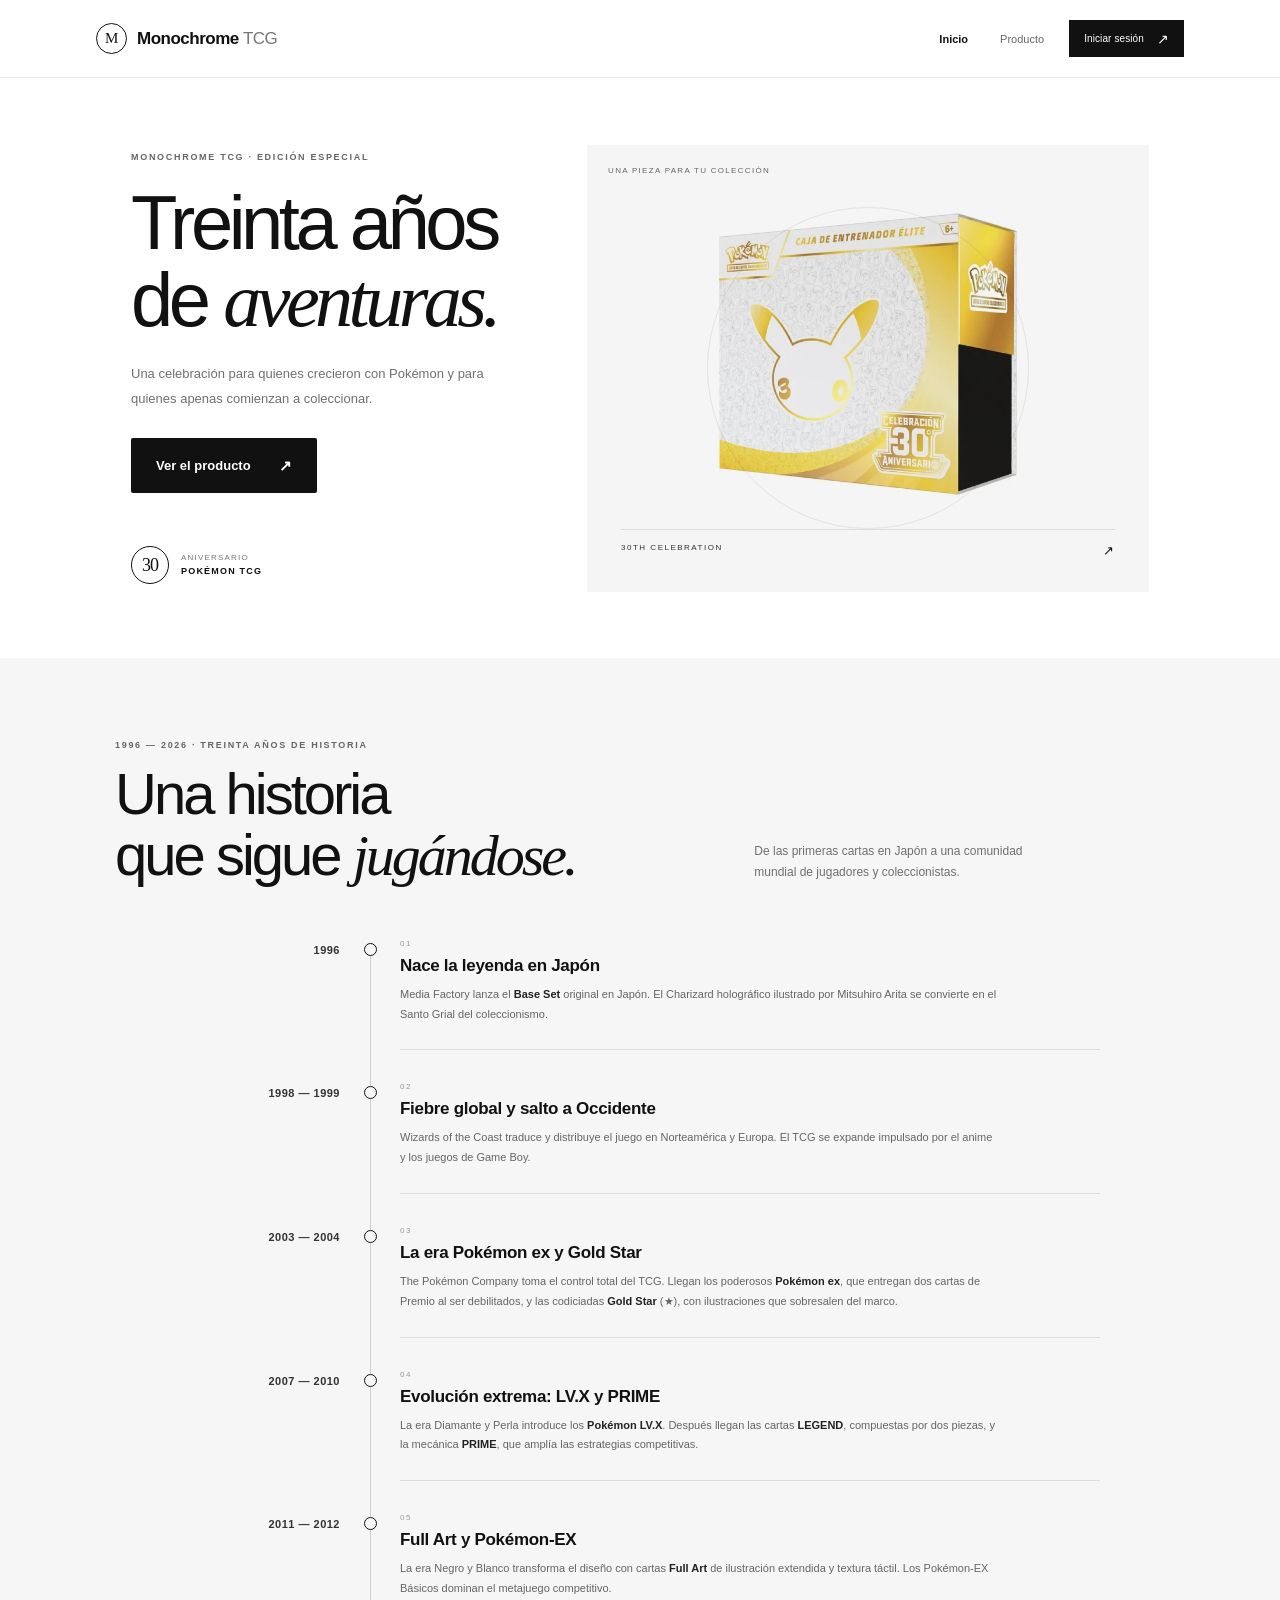
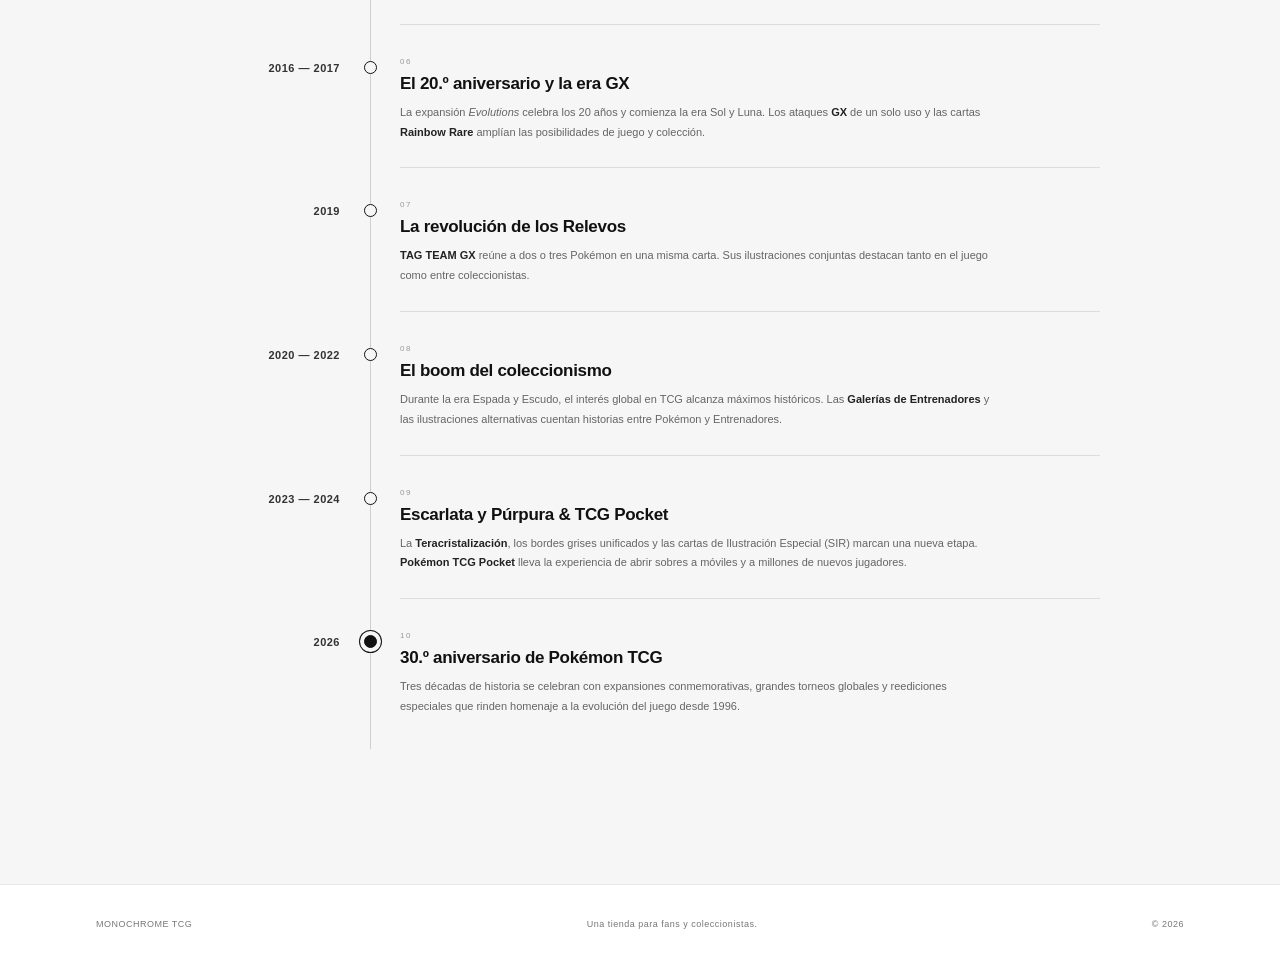
<file: index.html>
<!doctype html>
<html lang="es">
<head>
  <meta charset="utf-8">
  <meta name="viewport" content="width=device-width, initial-scale=1">
  <meta name="theme-color" content="#fff">
  <meta name="description" content="Monochrome TCG presenta Pokémon TCG: 30TH Celebration Elite Trainer Box por $1,799.00 MXN.">
  <title>Monochrome TCG — Pokémon 30TH Celebration</title>
  <link rel="stylesheet" href="css/estilos.css">
</head>
<body>
  <header class="site-header home-header">
    <a class="wordmark" href="index.html" aria-label="Monochrome TCG, inicio"><span class="brand-mark">M</span><span>Monochrome <span class="wordmark-light">TCG</span></span></a>
    <nav class="home-nav" aria-label="Navegación principal"><a class="nav-active" href="index.html">Inicio</a><a href="tienda.html">Producto</a></nav>
    <a class="header-login" href="login.html">Iniciar sesión <span aria-hidden="true">↗</span></a>
  </header>
  <main>
    <section class="home-hero">
      <div class="home-copy">
        <span class="eyebrow">MONOCHROME TCG · EDICIÓN ESPECIAL</span>
        <h1>Treinta años<br>de <em>aventuras.</em></h1>
        <p>Una celebración para quienes crecieron con Pokémon y para quienes apenas comienzan a coleccionar.</p>
        <div class="home-actions"><a class="button button-dark" href="tienda.html">Ver el producto <span aria-hidden="true">↗</span></a></div>
        <div class="home-edition"><span class="edition-number">30</span><span>ANIVERSARIO<br><strong>POKÉMON TCG</strong></span></div>
      </div>
      <a class="home-product-art" href="tienda.html" aria-label="Ver Pokémon TCG 30TH Celebration Elite Trainer Box">
        <span class="home-image-note">UNA PIEZA PARA TU COLECCIÓN</span>
        <img src="img/producto.jpg" alt="Pokémon TCG: 30TH Celebration Elite Trainer Box, caja de entrenador élite de aniversario">
        <span class="home-art-caption">30TH CELEBRATION <span>↗</span></span>
      </a>
    </section>
    <section class="timeline-section" aria-labelledby="timeline-title">
      <header class="timeline-heading"><span class="eyebrow">1996 — 2026 · TREINTA AÑOS DE HISTORIA</span><h2 id="timeline-title">Una historia<br>que sigue <em>jugándose.</em></h2><p>De las primeras cartas en Japón a una comunidad mundial de jugadores y coleccionistas.</p></header>
      <ol class="timeline">
        <li class="timeline-item"><div class="timeline-date">1996</div><div class="timeline-marker" aria-hidden="true"></div><article class="timeline-card"><span class="timeline-index">01</span><h3>Nace la leyenda en Japón</h3><p>Media Factory lanza el <strong>Base Set</strong> original en Japón. El Charizard holográfico ilustrado por Mitsuhiro Arita se convierte en el Santo Grial del coleccionismo.</p></article></li>
        <li class="timeline-item"><div class="timeline-date">1998 — 1999</div><div class="timeline-marker" aria-hidden="true"></div><article class="timeline-card"><span class="timeline-index">02</span><h3>Fiebre global y salto a Occidente</h3><p>Wizards of the Coast traduce y distribuye el juego en Norteamérica y Europa. El TCG se expande impulsado por el anime y los juegos de Game Boy.</p></article></li>
        <li class="timeline-item"><div class="timeline-date">2003 — 2004</div><div class="timeline-marker" aria-hidden="true"></div><article class="timeline-card"><span class="timeline-index">03</span><h3>La era Pokémon ex y Gold Star</h3><p>The Pokémon Company toma el control total del TCG. Llegan los poderosos <strong>Pokémon ex</strong>, que entregan dos cartas de Premio al ser debilitados, y las codiciadas <strong>Gold Star</strong> (★), con ilustraciones que sobresalen del marco.</p></article></li>
        <li class="timeline-item"><div class="timeline-date">2007 — 2010</div><div class="timeline-marker" aria-hidden="true"></div><article class="timeline-card"><span class="timeline-index">04</span><h3>Evolución extrema: LV.X y PRIME</h3><p>La era Diamante y Perla introduce los <strong>Pokémon LV.X</strong>. Después llegan las cartas <strong>LEGEND</strong>, compuestas por dos piezas, y la mecánica <strong>PRIME</strong>, que amplía las estrategias competitivas.</p></article></li>
        <li class="timeline-item"><div class="timeline-date">2011 — 2012</div><div class="timeline-marker" aria-hidden="true"></div><article class="timeline-card"><span class="timeline-index">05</span><h3>Full Art y Pokémon-EX</h3><p>La era Negro y Blanco transforma el diseño con cartas <strong>Full Art</strong> de ilustración extendida y textura táctil. Los Pokémon-EX Básicos dominan el metajuego competitivo.</p></article></li>
        <li class="timeline-item"><div class="timeline-date">2016 — 2017</div><div class="timeline-marker" aria-hidden="true"></div><article class="timeline-card"><span class="timeline-index">06</span><h3>El 20.º aniversario y la era GX</h3><p>La expansión <em>Evolutions</em> celebra los 20 años y comienza la era Sol y Luna. Los ataques <strong>GX</strong> de un solo uso y las cartas <strong>Rainbow Rare</strong> amplían las posibilidades de juego y colección.</p></article></li>
        <li class="timeline-item"><div class="timeline-date">2019</div><div class="timeline-marker" aria-hidden="true"></div><article class="timeline-card"><span class="timeline-index">07</span><h3>La revolución de los Relevos</h3><p><strong>TAG TEAM GX</strong> reúne a dos o tres Pokémon en una misma carta. Sus ilustraciones conjuntas destacan tanto en el juego como entre coleccionistas.</p></article></li>
        <li class="timeline-item"><div class="timeline-date">2020 — 2022</div><div class="timeline-marker" aria-hidden="true"></div><article class="timeline-card"><span class="timeline-index">08</span><h3>El boom del coleccionismo</h3><p>Durante la era Espada y Escudo, el interés global en TCG alcanza máximos históricos. Las <strong>Galerías de Entrenadores</strong> y las ilustraciones alternativas cuentan historias entre Pokémon y Entrenadores.</p></article></li>
        <li class="timeline-item"><div class="timeline-date">2023 — 2024</div><div class="timeline-marker" aria-hidden="true"></div><article class="timeline-card"><span class="timeline-index">09</span><h3>Escarlata y Púrpura &amp; TCG Pocket</h3><p>La <strong>Teracristalización</strong>, los bordes grises unificados y las cartas de Ilustración Especial (SIR) marcan una nueva etapa. <strong>Pokémon TCG Pocket</strong> lleva la experiencia de abrir sobres a móviles y a millones de nuevos jugadores.</p></article></li>
        <li class="timeline-item timeline-item-last"><div class="timeline-date">2026</div><div class="timeline-marker" aria-hidden="true"></div><article class="timeline-card"><span class="timeline-index">10</span><h3>30.º aniversario de Pokémon TCG</h3><p>Tres décadas de historia se celebran con expansiones conmemorativas, grandes torneos globales y reediciones especiales que rinden homenaje a la evolución del juego desde 1996.</p></article></li>
      </ol>
    </section>
  </main>
  <footer class="site-footer"><span>MONOCHROME TCG</span><span>Una tienda para fans y coleccionistas.</span><span>© 2026</span></footer>
</body>
</html>
</file>
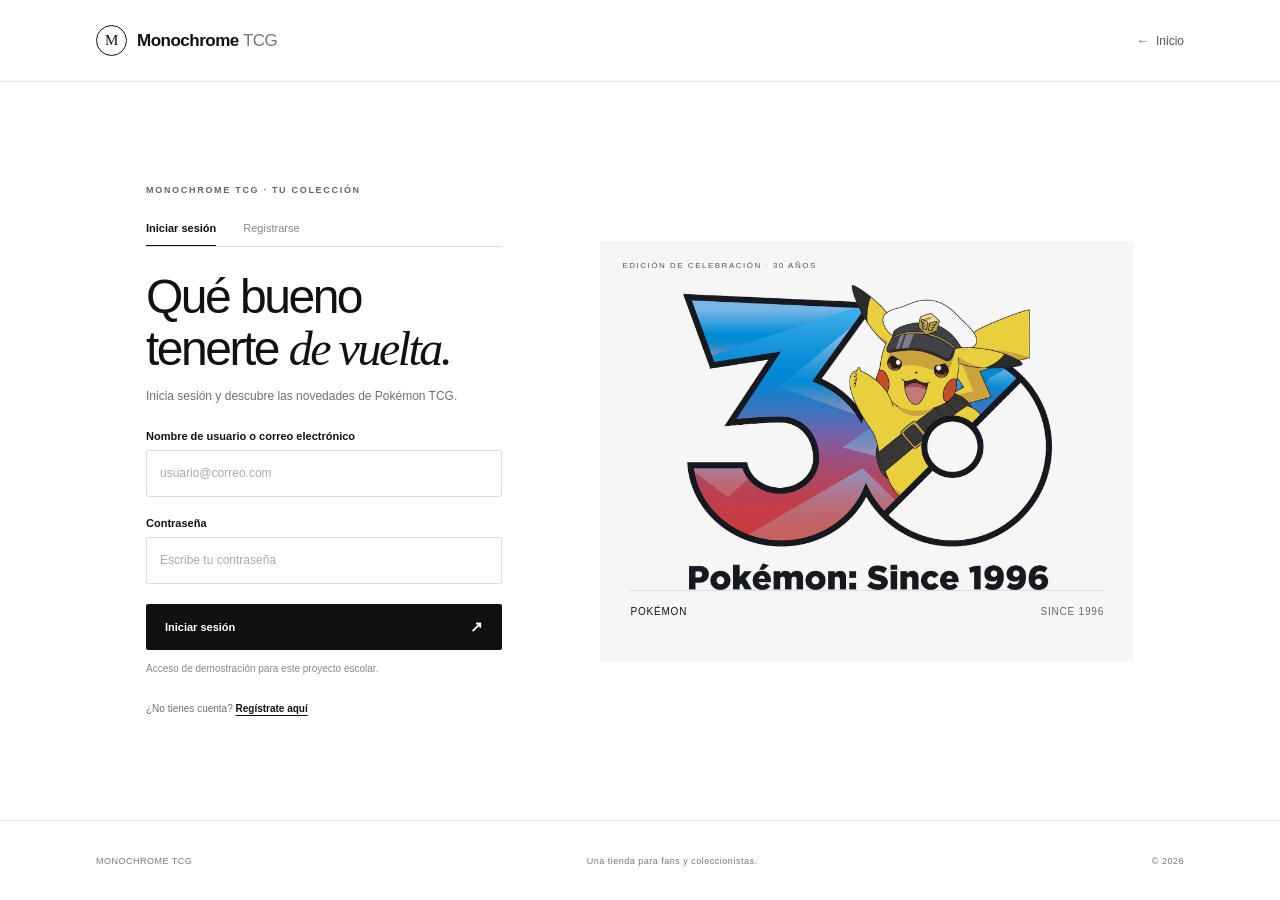
<file: carrito.html>
<!doctype html>
<html lang="es">
<head>
  <meta charset="utf-8">
  <meta name="viewport" content="width=device-width, initial-scale=1">
  <meta name="theme-color" content="#fff">
  <meta name="description" content="Revisa tu carrito de compras de Monochrome TCG.">
  <title>Carrito | Monochrome TCG</title>
  <link rel="stylesheet" href="css/estilos.css">
  <script>if(!sessionStorage.getItem('monochromeUser')){sessionStorage.setItem('monochromeNext','carrito.html');location.replace('login.html?next=carrito.html');}</script>
</head>
<body>
  <header class="site-header shop-header">
    <a class="wordmark" href="index.html" aria-label="Monochrome TCG, inicio"><span class="brand-mark">M</span><span>Monochrome <span class="wordmark-light">TCG</span></span></a>
    <nav class="shop-nav" aria-label="Navegación principal"><a href="index.html">Inicio</a><a href="tienda.html">Producto</a><a class="cart-count current" href="carrito.html">Carrito <span id="header-count">0</span></a><a class="header-login" href="login.html">Mi cuenta <span aria-hidden="true">↗</span></a></nav>
  </header>
  <main class="flow-main">
    <div class="breadcrumb"><a href="index.html">Inicio</a><span>/</span><span>Carrito</span></div>
    <section class="flow-heading"><span class="eyebrow">TU SELECCIÓN</span><h1>Carrito<span class="period">.</span></h1><p>Revisa tu producto antes de continuar al pago.</p></section>
    <div id="cart-content"></div>
  </main>
  <footer class="site-footer"><span>MONOCHROME TCG</span><span>Una tienda para fans y coleccionistas.</span><span>© 2026</span></footer>
  <script>
    const quantity = Number(sessionStorage.getItem('monochromeCart') || '0');
    const count = document.getElementById('header-count');
    const content = document.getElementById('cart-content');
    count.textContent = quantity;
    if (quantity < 1) {
      content.innerHTML = '<section class="empty-cart"><span class="empty-mark">○</span><h2>Tu carrito está vacío.</h2><p>Explora el producto y agrégalo para continuar.</p><a class="button button-dark" href="tienda.html">Ver producto <span>↗</span></a></section>';
    } else {
      let currentQuantity = quantity;
      const subtotal = (1799 * quantity).toLocaleString('es-MX', {minimumFractionDigits:2, maximumFractionDigits:2});
      content.innerHTML = `<section class="cart-layout"><div class="cart-items"><article class="cart-item"><img src="img/producto.jpg" alt="Pokémon TCG: 30TH Celebration Elite Trainer Box"><div class="cart-item-info"><span class="eyebrow">POKÉMON TCG</span><h2>30TH Celebration Elite Trainer Box</h2><p>Caja de Entrenador Élite · Edición de aniversario</p><label for="quantity">Cantidad</label><div class="quantity-control"><button type="button" id="decrease" aria-label="Quitar una unidad">−</button><output id="quantity">${quantity}</output><button type="button" id="increase" aria-label="Agregar una unidad">+</button></div></div><strong class="cart-line-price">$${subtotal} <small>MXN</small></strong></article><a class="back-to-shop" href="tienda.html">← Seguir viendo el producto</a></div><aside class="order-summary"><span class="eyebrow">RESUMEN</span><h2>Tu pedido</h2><div><span>Producto</span><span>$1,799.00</span></div><div><span>Cantidad</span><span id="summary-quantity">${quantity}</span></div><div class="summary-total"><strong>Subtotal</strong><strong id="summary-total">$${subtotal} MXN</strong></div><p>El envío se calculará en el siguiente paso.</p><a class="button button-dark checkout-link" href="pago.html">Continuar al pago <span>↗</span></a></aside></section>`;
      const setQuantity = next => {
        const updated = Math.max(0, next);
        sessionStorage.setItem('monochromeCart', String(updated));
        if (updated === 0) { location.reload(); return; }
        currentQuantity = updated;
        const total = (1799 * updated).toLocaleString('es-MX', {minimumFractionDigits:2, maximumFractionDigits:2});
        document.getElementById('quantity').textContent = updated;
        document.getElementById('summary-quantity').textContent = updated;
        document.getElementById('header-count').textContent = updated;
        document.getElementById('summary-total').textContent = `$${total} MXN`;
        document.querySelector('.cart-line-price').innerHTML = `$${total} <small>MXN</small>`;
      };
      document.getElementById('decrease').addEventListener('click', () => setQuantity(currentQuantity - 1));
      document.getElementById('increase').addEventListener('click', () => setQuantity(currentQuantity + 1));
    }
  </script>
</body>
</html>
</file>
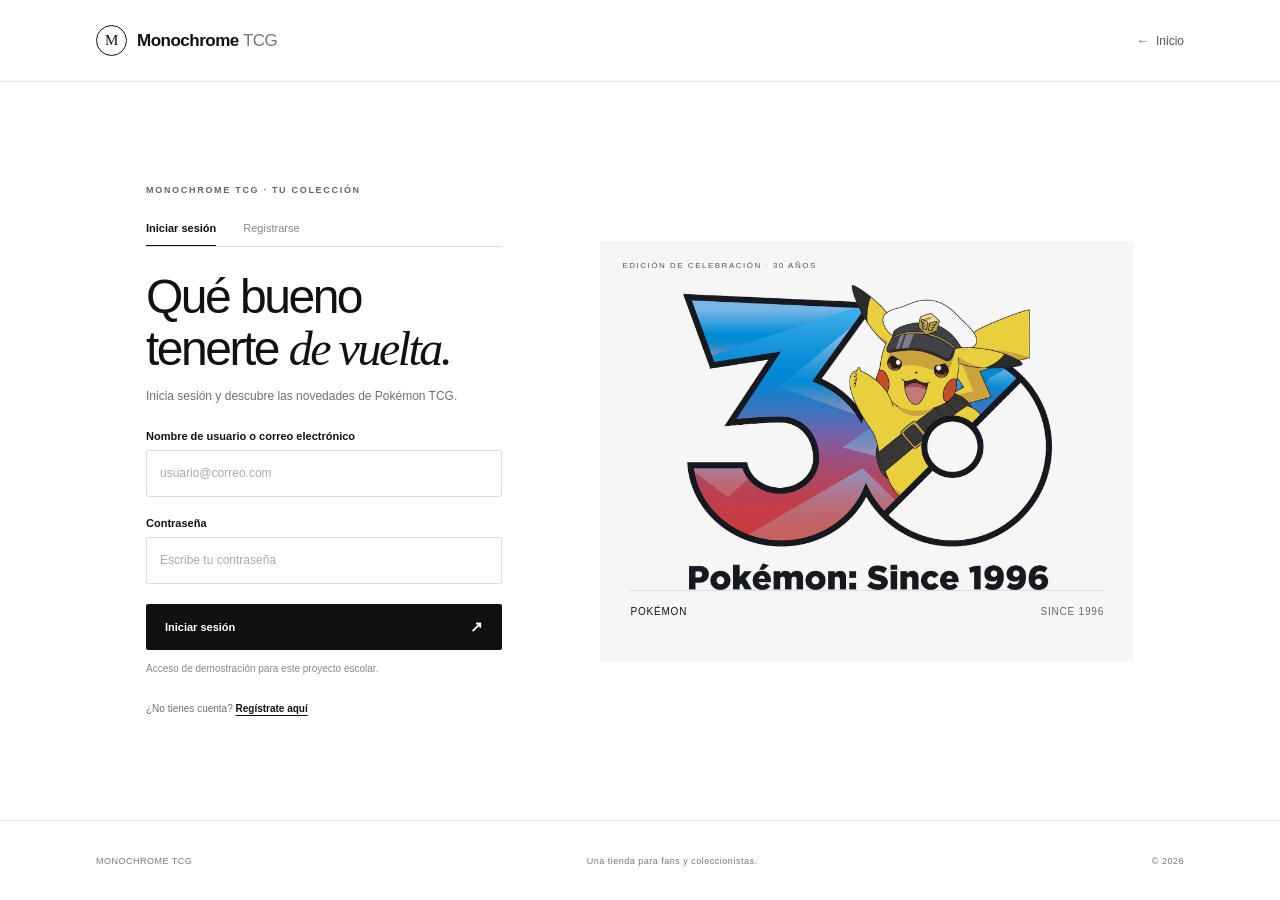
<file: login.html>
<!doctype html>
<html lang="es">
<head>
  <meta charset="utf-8">
  <meta name="viewport" content="width=device-width, initial-scale=1">
  <meta name="theme-color" content="#fff">
  <meta name="description" content="Inicia sesión o crea tu cuenta en Monochrome TCG.">
  <title>Acceso | Monochrome TCG</title>
  <link rel="stylesheet" href="css/estilos.css">
</head>
<body class="login-page">
  <header class="site-header">
    <a class="wordmark" href="index.html" aria-label="Monochrome TCG, inicio"><span class="brand-mark">M</span><span>Monochrome <span class="wordmark-light">TCG</span></span></a>
    <a class="header-link" href="index.html">← <span class="header-link-text">Inicio</span></a>
  </header>
  <main class="login-layout">
    <section class="login-copy" aria-labelledby="login-title">
      <span class="eyebrow">MONOCHROME TCG · TU COLECCIÓN</span>
      <div class="auth-tabs" role="tablist" aria-label="Acceso a cuenta"><button class="auth-tab active" type="button" role="tab" aria-selected="true" data-panel="login-panel">Iniciar sesión</button><button class="auth-tab" type="button" role="tab" aria-selected="false" data-panel="register-panel">Registrarse</button></div>
      <div id="login-panel" class="auth-panel active" role="tabpanel">
        <h1 id="login-title">Qué bueno<br>tenerte <em>de vuelta.</em></h1>
        <p>Inicia sesión y descubre las novedades de Pokémon TCG.</p>
        <form id="login-form" class="login-form">
          <label for="usuario">Nombre de usuario o correo electrónico</label>
          <input id="usuario" name="usuario" type="text" placeholder="usuario@correo.com" autocomplete="username" required>
          <label for="contrasena">Contraseña</label>
          <input id="contrasena" name="contrasena" type="password" placeholder="Escribe tu contraseña" autocomplete="current-password" required>
          <button class="button button-dark" type="submit">Iniciar sesión <span aria-hidden="true">↗</span></button>
          <p class="form-note">Acceso de demostración para este proyecto escolar.</p>
          <p class="form-message" id="login-message" role="status" aria-live="polite"></p>
        </form>
        <p class="auth-switch">¿No tienes cuenta? <button type="button" class="inline-switch" data-show="register-panel">Regístrate aquí</button></p>
      </div>
      <div id="register-panel" class="auth-panel" role="tabpanel" hidden>
        <h1 id="register-title">Crea tu<br><em>cuenta.</em></h1>
        <p>Regístrate para seguir las novedades y continuar a la tienda.</p>
        <form id="register-form" class="login-form">
          <label for="nuevo-usuario">Nombre de usuario o correo electrónico</label>
          <input id="nuevo-usuario" name="usuario" type="text" placeholder="Tu nombre o correo" autocomplete="username" required minlength="3">
          <label for="nueva-contrasena">Contraseña</label>
          <input id="nueva-contrasena" name="contrasena" type="password" placeholder="Crea una contraseña (mín. 6 caracteres)" autocomplete="new-password" required minlength="6">
          <button class="button button-dark" type="submit">Crear cuenta <span aria-hidden="true">↗</span></button>
          <p class="form-note">Demo local: la cuenta solo se guarda en este navegador.</p>
          <p class="form-message" id="register-message" role="status" aria-live="polite"></p>
        </form>
        <p class="auth-switch">¿Ya tienes cuenta? <button type="button" class="inline-switch" data-show="login-panel">Inicia sesión</button></p>
      </div>
    </section>
    <a class="login-product" href="tienda.html" aria-label="Ir a la tienda y ver Pokémon TCG 30TH Celebration Elite Trainer Box">
      <span class="product-edition" id="account-image-label">EDICIÓN DE CELEBRACIÓN · 30 AÑOS</span>
      <img id="account-image" data-kind="anniversary" src="img/inicio-sesion-aniversario.png" alt="Pikachu con gorra junto al diseño 30 de Pokémon y la leyenda Since 1996">
      <span class="product-caption">Pokémon <span>Since 1996</span></span>
    </a>
  </main>
  <footer class="site-footer"><span>MONOCHROME TCG</span><span>Una tienda para fans y coleccionistas.</span><span>© 2026</span></footer>
  <script>
    const panels = [...document.querySelectorAll('.auth-panel')];
    const tabs = [...document.querySelectorAll('.auth-tab')];
    const safeDestinations = ['tienda.html', 'carrito.html', 'pago.html'];
    const requestedDestination = new URLSearchParams(window.location.search).get('next');
    if (safeDestinations.includes(requestedDestination)) sessionStorage.setItem('monochromeNext', requestedDestination);
    function continueAfterLogin() {
      const destination = sessionStorage.getItem('monochromeNext');
      sessionStorage.removeItem('monochromeNext');
      window.location.href = safeDestinations.includes(destination) ? destination : 'tienda.html';
    }
    function showPanel(id) {
      panels.forEach(panel => { panel.hidden = panel.id !== id; panel.classList.toggle('active', panel.id === id); });
      tabs.forEach(tab => { const active = tab.dataset.panel === id; tab.classList.toggle('active', active); tab.setAttribute('aria-selected', String(active)); });
      const image = document.getElementById('account-image');
      const imageLabel = document.getElementById('account-image-label');
      const registering = id === 'register-panel';
      image.src = registering ? 'img/aniversario.png' : 'img/inicio-sesion-aniversario.png';
      image.alt = registering ? 'Logo de Pokémon con Pikachu y la leyenda Pokémon: Since 1996' : 'Pikachu con gorra junto al diseño 30 de Pokémon y la leyenda Since 1996';
      image.dataset.kind = 'anniversary';
      imageLabel.textContent = registering ? 'POKÉMON · SINCE 1996' : 'POKÉMON · 30TH CELEBRATION';
      document.querySelector('.product-caption').innerHTML = registering ? 'POKÉMON <span>SINCE 1996</span>' : 'POKÉMON <span>30TH CELEBRATION</span>';
    }
    document.querySelectorAll('[data-panel],[data-show]').forEach(button => button.addEventListener('click', () => showPanel(button.dataset.panel || button.dataset.show)));
    function getUsers() { try { return JSON.parse(localStorage.getItem('monochromeUsers') || '[]'); } catch { return []; } }
    document.getElementById('login-form').addEventListener('submit', event => {
      event.preventDefault();
      const username = document.getElementById('usuario').value.trim();
      const password = document.getElementById('contrasena').value;
      const user = getUsers().find(item => item.username.toLowerCase() === username.toLowerCase() && item.password === password);
      if (!user) { document.getElementById('login-message').textContent = 'No encontramos esa cuenta. Revisa tus datos o regístrate.'; return; }
      sessionStorage.setItem('monochromeUser', user.username);
      continueAfterLogin();
    });
    document.getElementById('register-form').addEventListener('submit', event => {
      event.preventDefault();
      const username = document.getElementById('nuevo-usuario').value.trim();
      const password = document.getElementById('nueva-contrasena').value;
      const users = getUsers();
      if (users.some(item => item.username.toLowerCase() === username.toLowerCase())) { document.getElementById('register-message').textContent = 'Esa cuenta ya está registrada. Inicia sesión.'; return; }
      users.push({ username, password });
      localStorage.setItem('monochromeUsers', JSON.stringify(users));
      sessionStorage.setItem('monochromeUser', username);
      continueAfterLogin();
    });
  </script>
</body>
</html>
</file>
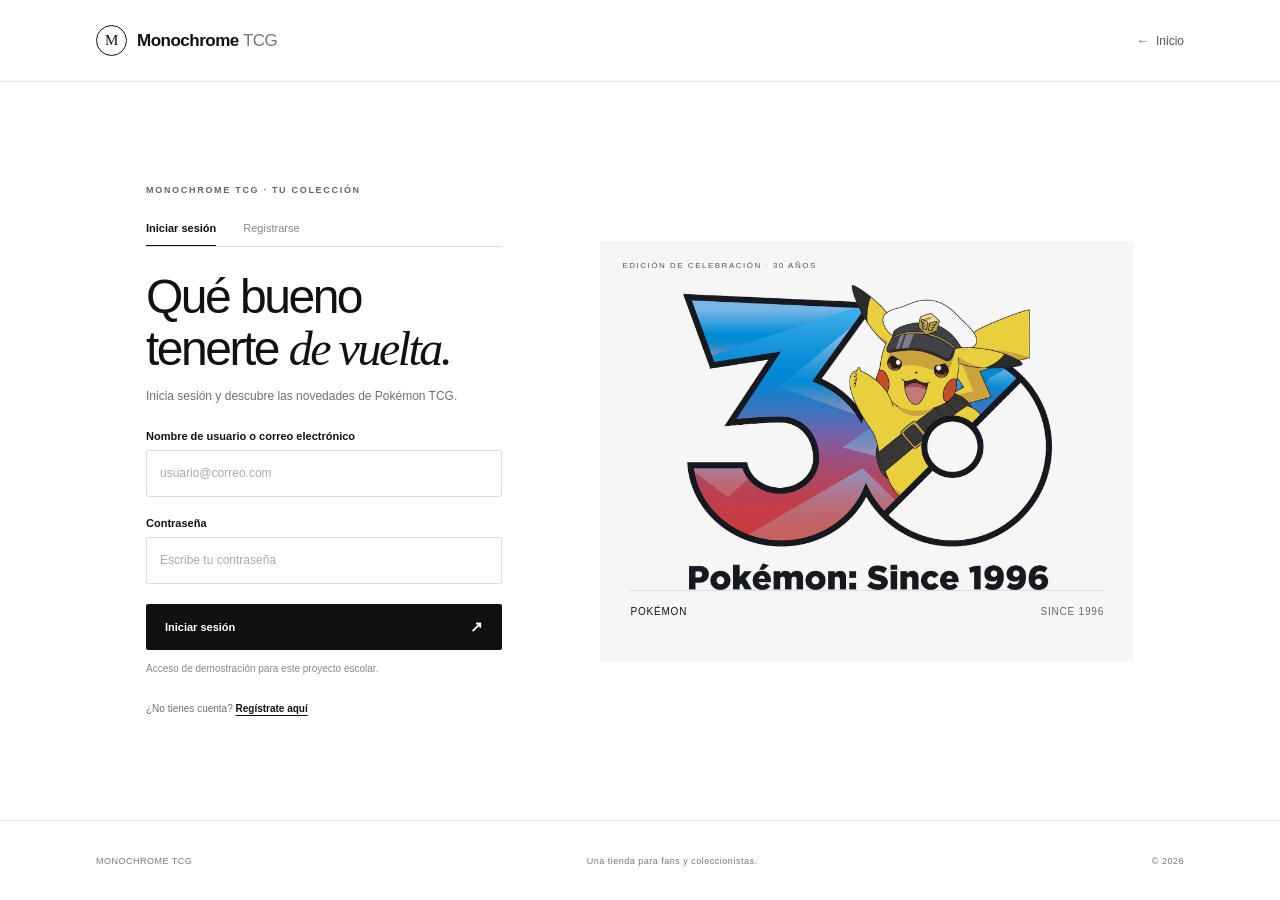
<file: pago.html>
<!doctype html>
<html lang="es">
<head>
  <meta charset="utf-8">
  <meta name="viewport" content="width=device-width, initial-scale=1">
  <meta name="theme-color" content="#fff">
  <meta name="description" content="Dirección y método de pago para tu pedido de Monochrome TCG.">
  <title>Pago | Monochrome TCG</title>
  <link rel="stylesheet" href="css/estilos.css">
  <script>if(!sessionStorage.getItem('monochromeUser')){sessionStorage.setItem('monochromeNext','pago.html');location.replace('login.html?next=pago.html');}else if(Number(sessionStorage.getItem('monochromeCart')||'0')<1){location.replace('carrito.html');}</script>
</head>
<body>
  <header class="site-header shop-header">
    <a class="wordmark" href="index.html" aria-label="Monochrome TCG, inicio"><span class="brand-mark">M</span><span>Monochrome <span class="wordmark-light">TCG</span></span></a>
    <nav class="shop-nav" aria-label="Navegación principal"><a href="index.html">Inicio</a><a href="tienda.html">Producto</a><a class="cart-count" href="carrito.html">Carrito <span id="header-count">0</span></a><a class="header-login" href="login.html">Mi cuenta <span aria-hidden="true">↗</span></a></nav>
  </header>
  <main class="flow-main">
    <div class="breadcrumb"><a href="index.html">Inicio</a><span>/</span><a href="carrito.html">Carrito</a><span>/</span><span>Pago</span></div>
    <section class="flow-heading"><span class="eyebrow">ÚLTIMO PASO</span><h1>Finalizar compra<span class="period">.</span></h1><p>Completa tus datos para confirmar el pedido.</p></section>
    <div id="checkout-content" class="checkout-grid">
      <form id="checkout-form" class="checkout-form">
        <fieldset><legend><span>01</span> Dirección de envío</legend><div class="form-grid"><div class="form-field full-field"><label for="full-name">Nombre completo</label><input id="full-name" name="fullName" autocomplete="name" required></div><div class="form-field full-field"><label for="address">Calle y número</label><input id="address" name="address" autocomplete="street-address" required></div><div class="form-field"><label for="neighborhood">Colonia</label><input id="neighborhood" name="neighborhood" required></div><div class="form-field"><label for="postal-code">Código postal</label><input id="postal-code" name="postalCode" inputmode="numeric" pattern="[0-9]{5}" maxlength="5" autocomplete="postal-code" required></div><div class="form-field"><label for="city">Ciudad</label><input id="city" name="city" autocomplete="address-level2" required></div><div class="form-field"><label for="state">Estado</label><input id="state" name="state" autocomplete="address-level1" required></div><div class="form-field full-field"><label for="phone">Teléfono de contacto</label><input id="phone" name="phone" type="tel" autocomplete="tel" required></div></div></fieldset>
        <fieldset><legend><span>02</span> Método de pago</legend><div class="payment-options"><label class="payment-option"><input type="radio" name="payment" value="Tarjeta bancaria (simulada)" required><span><strong>Tarjeta bancaria</strong><small>Simulación de pago, no se solicitarán datos de tarjeta.</small></span><b>▤</b></label><label class="payment-option"><input type="radio" name="payment" value="Transferencia bancaria"><span><strong>Transferencia bancaria</strong><small>Instrucciones de muestra después de confirmar.</small></span><b>↔</b></label><label class="payment-option"><input type="radio" name="payment" value="Pago al recibir"><span><strong>Pago al recibir</strong><small>Opción demostrativa para este proyecto.</small></span><b>⌂</b></label></div></fieldset>
        <p class="checkout-note">Proyecto demostrativo: no se realiza ningún cobro ni envío real.</p>
        <button class="button button-dark confirm-button" type="submit">Confirmar compra <span aria-hidden="true">↗</span></button>
        <p id="checkout-error" class="form-message" role="status" aria-live="polite"></p>
      </form>
      <aside class="order-summary checkout-summary"><span class="eyebrow">RESUMEN</span><h2>Tu pedido</h2><div class="summary-product"><img src="img/producto.jpg" alt="Pokémon TCG 30TH Celebration"><div><strong>30TH Celebration Elite Trainer Box</strong><small>Pokémon TCG</small><small id="checkout-quantity">Cantidad: 1</small></div></div><div><span>Subtotal</span><span id="checkout-subtotal"></span></div><div><span>Envío</span><span>Por calcular</span></div><div class="summary-total"><strong>Total</strong><strong id="checkout-total"></strong></div></aside>
    </div>
  </main>
  <footer class="site-footer"><span>MONOCHROME TCG</span><a href="carrito.html">← Volver al carrito</a><span>© 2026</span></footer>
  <script>
    const itemCount = Number(sessionStorage.getItem('monochromeCart') || '0');
    const amount = (1799 * itemCount).toLocaleString('es-MX', {minimumFractionDigits:2, maximumFractionDigits:2});
    document.getElementById('header-count').textContent = itemCount;
    document.getElementById('checkout-quantity').textContent = `Cantidad: ${itemCount}`;
    document.getElementById('checkout-subtotal').textContent = `$${amount} MXN`;
    document.getElementById('checkout-total').textContent = `$${amount} MXN`;
    document.getElementById('checkout-form').addEventListener('submit', event => {
      event.preventDefault();
      if (!sessionStorage.getItem('monochromeUser')) { sessionStorage.setItem('monochromeNext', 'pago.html'); location.href = 'login.html?next=pago.html'; return; }
      const data = new FormData(event.currentTarget);
      const order = { id: `MTCG-${Date.now().toString().slice(-7)}`, name: data.get('fullName'), address: `${data.get('address')}, ${data.get('neighborhood')}, ${data.get('city')}, ${data.get('state')}, CP ${data.get('postalCode')}`, payment: data.get('payment'), total: `$${amount} MXN`, quantity: itemCount };
      sessionStorage.setItem('monochromeLastOrder', JSON.stringify(order));
      sessionStorage.setItem('monochromeCart', '0');
      document.getElementById('checkout-content').innerHTML = `<section class="order-confirmation"><span class="confirmation-check">✓</span><span class="eyebrow">PEDIDO CONFIRMADO</span><h2>¡Gracias, ${order.name.replace(/[&<>"']/g, '')}!</h2><p>Tu pedido de demostración quedó registrado.</p><div class="confirmation-details"><div><span>Número de pedido</span><strong>${order.id}</strong></div><div><span>Envío a</span><strong>${order.address.replace(/[&<>"']/g, '')}</strong></div><div><span>Método de pago</span><strong>${order.payment}</strong></div><div><span>Total</span><strong>${order.total}</strong></div></div><p class="checkout-note">No se realizó ningún cobro y el pedido no se enviará.</p><a class="button button-dark" href="index.html">Volver al inicio <span>↗</span></a></section>`;
    });
  </script>
</body>
</html>
</file>
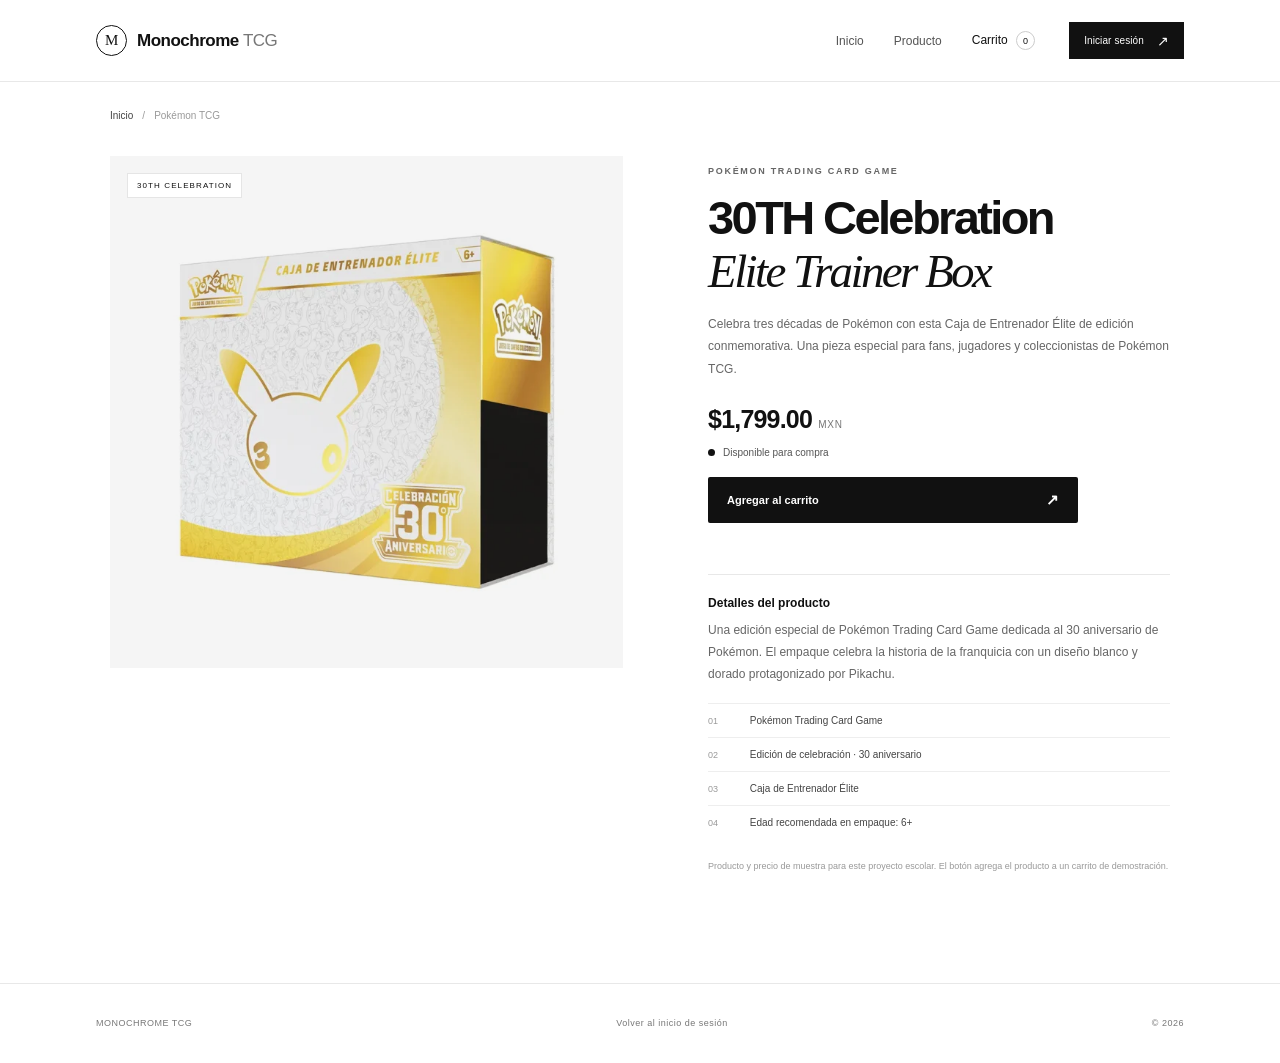
<file: tienda.html>
<!doctype html>
<html lang="es">
<head>
  <meta charset="utf-8">
  <meta name="viewport" content="width=device-width, initial-scale=1">
  <meta name="theme-color" content="#fff">
  <meta name="description" content="Pokémon TCG: 30TH Celebration Elite Trainer Box por $1,799.00 MXN en Monochrome TCG.">
  <title>Pokémon TCG 30TH Celebration | Monochrome TCG</title>
  <link rel="stylesheet" href="css/estilos.css">
</head>
<body>
  <header class="site-header shop-header">
    <a class="wordmark" href="index.html" aria-label="Monochrome TCG, inicio"><span class="brand-mark">M</span><span>Monochrome <span class="wordmark-light">TCG</span></span></a>
    <nav class="shop-nav" aria-label="Navegación principal"><a href="index.html">Inicio</a><a href="#producto">Producto</a><a class="cart-count" href="carrito.html" aria-label="Carrito de compras">Carrito <span id="cart-count">0</span></a><a class="header-login" href="login.html">Iniciar sesión <span aria-hidden="true">↗</span></a></nav>
  </header>
  <main>
    <div class="breadcrumb"><a href="index.html">Inicio</a><span>/</span><span>Pokémon TCG</span></div>
    <section id="producto" class="shop-product">
      <div class="shop-image"><span class="image-label">30TH CELEBRATION</span><img src="img/producto.jpg" alt="Caja Pokémon TCG Celebración 30 aniversario, caja de entrenador élite blanca y dorada"></div>
      <div class="shop-details">
        <span class="eyebrow">POKÉMON TRADING CARD GAME</span>
        <h1>30TH Celebration<br><em>Elite Trainer Box</em></h1>
        <p class="shop-description">Celebra tres décadas de Pokémon con esta Caja de Entrenador Élite de edición conmemorativa. Una pieza especial para fans, jugadores y coleccionistas de Pokémon TCG.</p>
        <div class="price">$1,799.00 <span>MXN</span></div>
        <p class="availability"><span class="availability-dot"></span> Disponible para compra</p>
        <button class="button button-dark buy-button" id="add-to-cart" type="button">Agregar al carrito <span aria-hidden="true">↗</span></button>
        <p class="cart-message" id="cart-message" role="status" aria-live="polite"></p>
        <div class="divider"></div>
        <h2>Detalles del producto</h2>
        <p class="description-detail">Una edición especial de Pokémon Trading Card Game dedicada al 30 aniversario de Pokémon. El empaque celebra la historia de la franquicia con un diseño blanco y dorado protagonizado por Pikachu.</p>
        <ul class="features">
          <li><span>01</span> Pokémon Trading Card Game</li>
          <li><span>02</span> Edición de celebración · 30 aniversario</li>
          <li><span>03</span> Caja de Entrenador Élite</li>
          <li><span>04</span> Edad recomendada en empaque: 6+</li>
        </ul>
        <p class="small-print">Producto y precio de muestra para este proyecto escolar. El botón agrega el producto a un carrito de demostración.</p>
      </div>
    </section>
  </main>
  <footer class="site-footer"><span>MONOCHROME TCG</span><a href="login.html">Volver al inicio de sesión</a><span>© 2026</span></footer>
  <script>
    const cartCount = document.getElementById('cart-count');
    const cartMessage = document.getElementById('cart-message');
    document.getElementById('add-to-cart').addEventListener('click', () => {
      const count = Number(sessionStorage.getItem('monochromeCart') || '0') + 1;
      sessionStorage.setItem('monochromeCart', String(count));
      cartCount.textContent = count;
      cartMessage.textContent = 'Agregaste Pokémon TCG: 30TH Celebration Elite Trainer Box al carrito.';
    });
    cartCount.textContent = sessionStorage.getItem('monochromeCart') || '0';
  </script>
</body>
</html>
</file>
<file: css/estilos.css>
:root{--black:#111;--white:#fff;--gray:#707070;--line:#e8e8e8;--soft:#f5f5f5;--serif:Georgia,'Times New Roman',serif}*{box-sizing:border-box}html{scroll-behavior:smooth}body{margin:0;background:var(--white);color:var(--black);font-family:Arial,Helvetica,sans-serif;font-size:14px;-webkit-font-smoothing:antialiased}a{color:inherit;text-decoration:none}.site-header{height:82px;padding:0 7.5%;display:flex;align-items:center;justify-content:space-between;border-bottom:1px solid var(--line)}.wordmark{display:flex;align-items:center;gap:10px;font-size:17px;font-weight:700;letter-spacing:-.5px}.brand-mark{width:31px;height:31px;border:1px solid var(--black);border-radius:50%;display:grid;place-items:center;font-size:15px;font-family:var(--serif);font-weight:400}.wordmark-light{font-weight:400;color:#777}.header-link,.shop-nav a{font-size:12px;color:#555}.header-link span{margin-left:8px;color:#111}.login-layout{max-width:1180px;min-height:calc(100vh - 162px);padding:65px 7.5%;margin:auto;display:grid;grid-template-columns:.8fr 1.2fr;align-items:center;gap:10%}.login-copy{max-width:390px}.eyebrow{display:block;color:#666;font-size:9px;letter-spacing:1.7px;font-weight:700}.login-copy h1,.shop-details h1{font-size:clamp(42px,5vw,62px);line-height:1.05;letter-spacing:-3.5px;margin:22px 0 14px;font-weight:600}.period{color:#999}.login-copy>p{max-width:330px;color:#707070;font-size:13px;line-height:1.8;margin:0 0 33px}.login-form{display:flex;flex-direction:column}.login-form label{font-size:11px;font-weight:600;margin:0 0 8px}.login-form input{height:47px;margin-bottom:20px;padding:0 13px;border:1px solid #dcdcdc;border-radius:2px;background:#fff;font-size:12px;outline:none}.login-form input:focus{border-color:#111;box-shadow:0 0 0 3px #1111110c}.login-form input::placeholder{color:#aaa}.button{min-height:46px;padding:0 19px;border:0;border-radius:2px;display:inline-flex;align-items:center;justify-content:space-between;gap:20px;font-size:11px;font-weight:600;cursor:pointer;transition:background .2s,transform .2s}.button:hover{transform:translateY(-1px)}.button-dark{background:#111;color:#fff}.button-dark:hover{background:#333}.button span{font-size:15px}.form-note{font-size:10px;color:#898989;margin:13px 0 0}.login-product{min-height:420px;background:#f6f6f6;position:relative;display:flex;flex-direction:column;align-items:center;justify-content:center;padding:30px;overflow:hidden}.login-product img{width:min(100%,570px);max-height:390px;object-fit:contain;mix-blend-mode:multiply}.product-edition{position:absolute;left:22px;top:20px;font-size:8px;letter-spacing:1.5px;color:#555}.product-caption{width:100%;border-top:1px solid #ddd;padding-top:15px;font-size:10px;letter-spacing:.8px;text-transform:uppercase}.product-caption span{float:right;color:#666}.site-footer{min-height:80px;padding:20px 7.5%;border-top:1px solid var(--line);display:flex;justify-content:space-between;align-items:center;gap:16px;color:#777;font-size:9px;letter-spacing:.5px}.shop-nav{display:flex;align-items:center;gap:30px}.shop-nav a:hover,.site-footer a:hover{color:#111}.cart-count{color:#111!important}.cart-count span{display:inline-grid;place-items:center;margin-left:5px;min-width:19px;height:19px;padding:0 5px;border:1px solid #ccc;border-radius:50%;font-size:9px}.breadcrumb{max-width:1100px;margin:0 auto;padding:28px 20px 12px;color:#999;font-size:10px}.breadcrumb a{color:#444}.breadcrumb span{margin-left:9px}.shop-product{max-width:1100px;margin:0 auto;padding:23px 20px 100px;display:grid;grid-template-columns:1fr .9fr;gap:8%;align-items:start}.shop-image{position:sticky;top:25px;min-height:450px;background:#f5f5f5;display:grid;place-items:center;padding:36px;overflow:hidden}.shop-image img{display:block;width:100%;max-height:440px;object-fit:contain;mix-blend-mode:multiply}.image-label{position:absolute;left:17px;top:17px;padding:7px 9px;background:#fff;border:1px solid #e5e5e5;font-size:8px;letter-spacing:1.1px}.shop-details{padding-top:10px}.shop-details .eyebrow{font-size:9px}.shop-details h1{font-size:clamp(36px,4vw,47px);letter-spacing:-2.6px;line-height:1.12;margin:16px 0}.shop-details h1 em{font-family:var(--serif);font-weight:400}.shop-description,.description-detail{font-size:12px;color:#666;line-height:1.85}.shop-description{max-width:470px;margin:0}.price{font-size:25px;font-weight:600;letter-spacing:-.8px;margin-top:25px}.price span{font-size:10px;color:#777;letter-spacing:.8px;font-weight:400}.availability{display:flex;align-items:center;gap:8px;font-size:10px;color:#555;margin:13px 0 19px}.availability-dot{width:7px;height:7px;background:#111;border-radius:50%}.buy-button{width:100%;max-width:370px}.cart-message{min-height:15px;color:#555;font-size:10px;line-height:1.5;margin:10px 0 0}.divider{height:1px;background:var(--line);margin:26px 0 21px}.shop-details h2{font-size:12px;margin:0 0 9px}.description-detail{margin:0 0 18px}.features{list-style:none;padding:0;margin:0}.features li{padding:11px 0;border-top:1px solid #eee;font-size:10px;color:#444}.features li span{display:inline-block;width:39px;color:#999;font-size:9px}.small-print{margin-top:20px;color:#999;font-size:9px;line-height:1.6}
@media(max-width:760px){.site-header{height:70px;padding:0 22px}.login-layout{min-height:auto;padding:42px 23px 55px;display:flex;flex-direction:column;align-items:stretch;gap:34px}.login-copy{max-width:500px;width:100%;margin:auto}.login-copy h1{font-size:48px}.login-copy>p{margin-bottom:25px}.login-product{min-height:300px;padding:24px}.login-product img{max-height:280px}.site-footer{padding:19px 22px;flex-wrap:wrap}.site-footer span:nth-child(2){order:3;width:100%}.shop-nav{gap:17px}.shop-nav a{font-size:10px}.breadcrumb{padding:22px 22px 10px}.shop-product{padding:15px 22px 65px;display:flex;flex-direction:column;gap:30px}.shop-image{position:relative;top:auto;width:100%;min-height:300px;padding:26px}.shop-image img{max-height:320px}.shop-details{width:100%;padding:0}.shop-details h1{font-size:39px}.buy-button{max-width:none}}
@media(max-width:420px){.wordmark{font-size:15px}.brand-mark{width:28px;height:28px}.header-link{font-size:10px}.shop-nav{gap:12px}.shop-nav a{font-size:9px}.login-product{min-height:255px}.login-product img{max-height:230px}.shop-image{min-height:260px}}
@media(prefers-reduced-motion:reduce){*,*::before,*::after{scroll-behavior:auto!important;transition:none!important}}

/* Portada de Monochrome TCG y acceso/registro. */
.home-header{height:78px;gap:25px}.home-nav{display:flex;align-items:center;gap:32px;margin-left:auto}.home-nav a{font-size:11px;color:#666;transition:color .2s}.home-nav a:hover,.home-nav .nav-active{color:#111}.home-nav .nav-active{font-weight:700}.header-login{height:37px;padding:0 14px;display:inline-flex;align-items:center;justify-content:center;gap:13px;border:1px solid #111;background:#111;color:#fff!important;font-size:10px!important;letter-spacing:.1px;transition:background .2s}.header-login:hover{background:#333}.header-login span{font-size:14px}.home-hero{max-width:1210px;min-height:580px;margin:auto;padding:60px 7.5%;display:grid;grid-template-columns:.8fr 1.2fr;align-items:center;gap:8%}.home-copy{padding:12px 0}.home-copy h1,.home-feature h2{font-size:clamp(48px,6vw,76px);font-weight:500;line-height:1.02;letter-spacing:-4.5px;margin:22px 0}.home-copy h1 em,.home-feature h2 em{font-family:var(--serif);font-weight:400}.home-copy>p,.home-feature-copy>p{max-width:380px;color:#707070;font-size:13px;line-height:1.9}.home-actions{display:flex;align-items:center;gap:23px;margin-top:27px}.quiet-link{font-size:10px;color:#666}.quiet-link span{margin-left:7px}.home-edition{display:flex;align-items:center;gap:12px;margin-top:53px;color:#777;font-size:8px;letter-spacing:1.2px;line-height:1.7}.edition-number{width:38px;height:38px;border:1px solid #111;border-radius:50%;display:grid;place-items:center;color:#111;font-family:var(--serif);font-size:18px;letter-spacing:-1px}.home-edition strong{font-size:9px;color:#111}.home-product-art{position:relative;min-height:430px;padding:34px;background:#f5f5f5;display:flex;flex-direction:column;align-items:center;justify-content:center;overflow:hidden}.home-product-art::before{content:"";position:absolute;width:320px;height:320px;border:1px solid #e3e3e3;border-radius:50%;pointer-events:none}.home-product-art img{position:relative;width:100%;height:350px;object-fit:contain;mix-blend-mode:multiply;transition:transform .35s}.home-product-art:hover img{transform:scale(1.025)}.home-image-note{position:absolute;top:21px;left:21px;z-index:1;color:#666;font-size:8px;letter-spacing:1.3px}.home-art-caption{position:relative;width:100%;padding-top:13px;border-top:1px solid #ddd;color:#333;font-size:8px;letter-spacing:1.5px}.home-art-caption span{float:right;color:#111;font-size:13px}.home-band{min-height:45px;padding:12px 7.5%;display:flex;align-items:center;justify-content:space-between;gap:14px;background:#111;color:#fff;font-size:8px;letter-spacing:1.4px}.home-band i{font-style:normal;color:#aaa}.home-feature{max-width:1050px;margin:auto;padding:90px 7.5% 105px;display:grid;grid-template-columns:1fr .8fr;align-items:end;gap:15%}.home-feature h2{font-size:48px;letter-spacing:-2.5px;margin:15px 0 0}.home-feature-copy>p{font-size:12px;margin:0 0 22px}.feature-product-link{border-top:1px solid #ddd;padding-top:14px;display:flex;align-items:center;justify-content:space-between;font-size:10px;color:#222}.feature-product-link span:last-child{font-size:16px}.auth-tabs{display:flex;gap:0;border-bottom:1px solid #ddd;margin:27px 0 24px}.auth-tab{padding:0 0 11px;margin-right:27px;border:0;border-bottom:1px solid transparent;background:none;color:#888;font:inherit;font-size:11px;cursor:pointer}.auth-tab.active{border-color:#111;color:#111;font-weight:700}.auth-panel[hidden]{display:none}.auth-panel h1{font-family:Arial,Helvetica,sans-serif;font-size:clamp(37px,4vw,48px);font-weight:500;letter-spacing:-2.5px;line-height:1.08;margin:0 0 11px}.auth-panel h1 em{font-family:var(--serif);font-weight:400}.auth-panel>p{max-width:330px;color:#707070;font-size:12px;line-height:1.7;margin:0 0 23px}.auth-panel .auth-switch{margin:18px 0 0;font-size:10px}.inline-switch{padding:0;border:0;background:none;text-decoration:underline;text-underline-offset:3px;color:#111;font:inherit;font-weight:700;cursor:pointer}.form-message{min-height:0;margin:8px 0 0;color:#8b2222;font-size:10px;line-height:1.5}.shop-nav .header-login{margin-left:4px}.header-link{display:flex;align-items:center;gap:7px}.header-link-text{margin:0!important;color:inherit!important}
.home-actions>.button{min-height:55px;padding:0 25px;font-size:13px;gap:28px}.login-product img[data-kind="anniversary"]{width:min(78%,390px);max-height:340px}
.flow-main{max-width:1100px;min-height:calc(100vh - 160px);margin:0 auto;padding:0 20px 85px}.flow-heading{padding:13px 0 27px}.flow-heading h1{margin:13px 0 8px;font-size:44px;letter-spacing:-2.6px;font-weight:500}.flow-heading>p{margin:0;color:#707070;font-size:12px}.cart-layout{display:grid;grid-template-columns:1fr 320px;gap:7%;align-items:start}.cart-items{min-width:0}.cart-item{display:grid;grid-template-columns:150px 1fr auto;gap:20px;align-items:start;padding:20px 0;border-top:1px solid #ddd;border-bottom:1px solid #ddd}.cart-item>img{width:150px;height:145px;object-fit:contain;background:#f5f5f5;mix-blend-mode:multiply}.cart-item-info .eyebrow{font-size:8px}.cart-item-info h2{font-size:16px;letter-spacing:-.4px;margin:9px 0}.cart-item-info>p{color:#777;font-size:10px;margin:0 0 16px}.cart-item-info>label{font-size:9px;color:#777}.quantity-control{display:flex;align-items:center;margin-top:6px;width:max-content;border:1px solid #ddd}.quantity-control button{width:30px;height:27px;border:0;background:#fff;cursor:pointer;font-size:15px}.quantity-control output{min-width:28px;text-align:center;font-size:10px}.cart-line-price{font-size:12px;white-space:nowrap}.cart-line-price small{font-size:8px;color:#777;font-weight:400}.back-to-shop{display:inline-block;margin-top:18px;font-size:10px;color:#666}.order-summary{padding:23px;background:#f6f6f6}.order-summary h2{margin:9px 0 23px;font-size:18px;letter-spacing:-.3px}.order-summary>div:not(.summary-product){display:flex;justify-content:space-between;gap:14px;margin:12px 0;font-size:10px;color:#666}.order-summary .summary-total{padding-top:14px;border-top:1px solid #ddd;color:#111!important;font-size:12px!important}.order-summary>p{font-size:9px;color:#888;line-height:1.6;margin:15px 0}.checkout-link{width:100%;margin-top:4px}.empty-cart{padding:55px 20px;text-align:center;border-top:1px solid #ddd;border-bottom:1px solid #ddd}.empty-mark{font-size:35px;color:#aaa}.empty-cart h2{font:italic 25px var(--serif);margin:12px 0}.empty-cart p{color:#777;font-size:11px;margin:0 0 20px}.empty-cart .button{display:inline-flex}.checkout-grid{display:grid;grid-template-columns:1fr 330px;gap:7%;align-items:start}.checkout-form fieldset{padding:0;margin:0 0 29px;border:0}.checkout-form legend{width:100%;padding-bottom:14px;border-bottom:1px solid #ddd;font-size:15px;font-weight:600}.checkout-form legend span{margin-right:12px;color:#888;font-size:9px;letter-spacing:1px}.form-grid{padding-top:16px;display:grid;grid-template-columns:1fr 1fr;gap:14px}.form-field{display:flex;flex-direction:column;gap:7px}.full-field{grid-column:1/-1}.form-field label{font-size:10px;font-weight:600}.form-field input{height:40px;padding:0 11px;border:1px solid #ddd;border-radius:2px;background:#fff;font:inherit;font-size:11px;outline:none}.form-field input:focus{border-color:#111;box-shadow:0 0 0 3px #1111110b}.payment-options{padding-top:12px;display:grid;gap:9px}.payment-option{min-height:64px;padding:12px;display:grid;grid-template-columns:18px 1fr 18px;gap:10px;align-items:center;border:1px solid #ddd;cursor:pointer}.payment-option:has(input:checked){border-color:#111;background:#fafafa}.payment-option input{accent-color:#111}.payment-option strong,.payment-option small{display:block}.payment-option strong{font-size:10px}.payment-option small{margin-top:4px;color:#777;font-size:9px}.payment-option b{font-size:15px;text-align:center;font-weight:400}.checkout-note{color:#888;font-size:9px;line-height:1.6}.confirm-button{width:100%;margin-top:6px}.checkout-summary{margin-top:1px}.summary-product{display:flex;align-items:center;gap:13px;padding:0 0 16px;border-bottom:1px solid #ddd}.summary-product img{width:72px;height:68px;object-fit:contain;background:#fff;mix-blend-mode:multiply}.summary-product strong,.summary-product small{display:block}.summary-product strong{font-size:10px;line-height:1.5}.summary-product small{margin-top:4px;color:#777;font-size:9px}.order-confirmation{max-width:650px;margin:0 auto;padding:35px;background:#f6f6f6}.confirmation-check{width:42px;height:42px;margin-bottom:19px;display:grid;place-items:center;border:1px solid #111;border-radius:50%;font-size:20px}.order-confirmation h2{font-size:28px;letter-spacing:-1px;margin:12px 0}.order-confirmation>p{color:#666;font-size:11px}.confirmation-details{margin:23px 0;border-top:1px solid #ddd}.confirmation-details>div{padding:13px 0;border-bottom:1px solid #ddd;display:flex;justify-content:space-between;gap:18px;font-size:10px}.confirmation-details span{color:#777}.confirmation-details strong{text-align:right;font-weight:600}
.timeline-section{padding:82px 7.5% 110px;background:#f6f6f6}.timeline-heading{max-width:1050px;margin:0 auto 52px;display:grid;grid-template-columns:1fr .8fr;column-gap:12%;align-items:end}.timeline-heading .eyebrow{grid-column:1/-1;margin-bottom:14px}.timeline-heading h2{margin:0;font-size:clamp(39px,5vw,58px);line-height:1.05;letter-spacing:-3px;font-weight:500}.timeline-heading h2 em{font-family:var(--serif);font-weight:400}.timeline-heading>p{max-width:310px;margin:0 0 3px;color:#707070;font-size:12px;line-height:1.8}.timeline{position:relative;max-width:920px;padding:0;margin:0 auto;list-style:none}.timeline::before{content:"";position:absolute;top:9px;bottom:25px;left:190px;width:1px;background:#cfcfcf}.timeline-item{position:relative;display:grid;grid-template-columns:160px 1fr;gap:60px;padding:0 0 32px}.timeline-date{text-align:right;padding-top:5px;color:#333;font-size:11px;letter-spacing:.5px;font-weight:700}.timeline-marker{position:absolute;left:184px;top:4px;width:13px;height:13px;border:1px solid #111;border-radius:50%;background:#f6f6f6}.timeline-item:last-child .timeline-marker{background:#111;box-shadow:0 0 0 4px #f6f6f6,0 0 0 5px #111}.timeline-card{position:relative;padding:0 0 25px;border-bottom:1px solid #ddd}.timeline-item:last-child .timeline-card{border-bottom:0}.timeline-index{display:block;margin-bottom:8px;color:#999;font-size:8px;letter-spacing:1.5px}.timeline-card h3{margin:0 0 9px;font-size:17px;letter-spacing:-.3px;font-weight:600}.timeline-card p{max-width:600px;margin:0;color:#656565;font-size:11px;line-height:1.8}.timeline-card strong{color:#222;font-weight:700}
@media(max-width:760px){.timeline-section{padding:62px 24px 75px}.timeline-heading{display:block;margin-bottom:38px}.timeline-heading .eyebrow{margin-bottom:14px}.timeline-heading h2{font-size:43px}.timeline-heading>p{margin-top:14px}.timeline{padding-left:26px}.timeline::before{left:5px}.timeline-item{display:block;padding:0 0 26px}.timeline-date{text-align:left;padding:0 0 8px;color:#666;font-size:9px;letter-spacing:1px}.timeline-marker{left:-27px;top:0;width:11px;height:11px;background:#f6f6f6}.timeline-item:last-child .timeline-marker{box-shadow:0 0 0 4px #f6f6f6,0 0 0 5px #111}.timeline-card{padding-bottom:20px}.timeline-card h3{font-size:15px}.timeline-card p{font-size:10px}}
@media(max-width:760px){.flow-main{padding:0 22px 60px}.flow-heading{padding-top:9px}.flow-heading h1{font-size:38px}.cart-layout,.checkout-grid{grid-template-columns:1fr;gap:25px}.cart-item{grid-template-columns:100px 1fr;gap:14px}.cart-item>img{width:100px;height:110px;grid-row:1/3}.cart-item-info h2{font-size:14px}.cart-line-price{grid-column:2}.order-summary{padding:20px}.checkout-summary{grid-row:1}.order-confirmation{padding:24px}.confirmation-details>div{font-size:9px}}
@media(max-width:420px){.flow-main{padding-right:17px;padding-left:17px}.cart-item{grid-template-columns:82px 1fr;gap:11px}.cart-item>img{width:82px;height:96px}.cart-line-price{font-size:11px}.form-grid{grid-template-columns:1fr}.full-field{grid-column:auto}.confirmation-details>div{flex-direction:column;gap:5px}.confirmation-details strong{text-align:left}}
@media(max-width:760px){.home-header{display:grid;grid-template-columns:1fr auto;grid-template-rows:auto auto;height:auto;padding:14px 22px;gap:14px}.home-header .wordmark{grid-column:1;grid-row:1}.home-header>.header-login{grid-column:2;grid-row:1}.home-nav{grid-column:1/-1;grid-row:2;justify-content:center;gap:30px;padding-top:11px;border-top:1px solid #eee}.home-nav a{font-size:10px}.shop-header{display:grid;grid-template-columns:1fr;grid-template-rows:auto auto;height:auto;padding:14px 22px;gap:14px}.shop-header .wordmark{grid-row:1}.shop-nav{grid-row:2;justify-content:space-between;width:100%;gap:10px;padding-top:11px;border-top:1px solid #eee}.shop-nav .header-login{height:32px;padding:0 9px;gap:5px;font-size:9px!important}.home-hero{min-height:0;padding:46px 23px 38px;display:flex;flex-direction:column;align-items:stretch;gap:30px}.home-copy{padding:0}.home-copy h1{font-size:58px;letter-spacing:-3px;margin:19px 0 14px}.home-copy>p{font-size:12px}.home-actions{margin-top:21px}.home-edition{margin-top:29px}.home-product-art{min-height:300px;padding:23px}.home-product-art img{height:255px}.home-product-art::before{width:240px;height:240px}.home-image-note{top:15px;left:15px;font-size:7px}.home-band{justify-content:center;flex-wrap:wrap;font-size:7px;gap:11px 15px;padding:14px}.home-band span:last-child{display:none}.home-feature{padding:62px 24px 75px;display:block}.home-feature h2{font-size:43px}.home-feature-copy{margin-top:20px}.login-layout{gap:35px}.login-copy{max-width:500px}.auth-tabs{margin:21px 0}.auth-panel h1{font-size:40px}.login-product{width:100%}}
@media(max-width:420px){.home-nav{gap:23px}.home-nav a{font-size:9px}.home-header>.header-login{font-size:9px!important;padding:0 9px}.home-copy h1{font-size:52px}.home-band{letter-spacing:1px}.shop-header .wordmark{font-size:15px}.shop-nav a{font-size:9px}.shop-nav .header-login{font-size:8px!important;padding:0 7px}}
</file>
